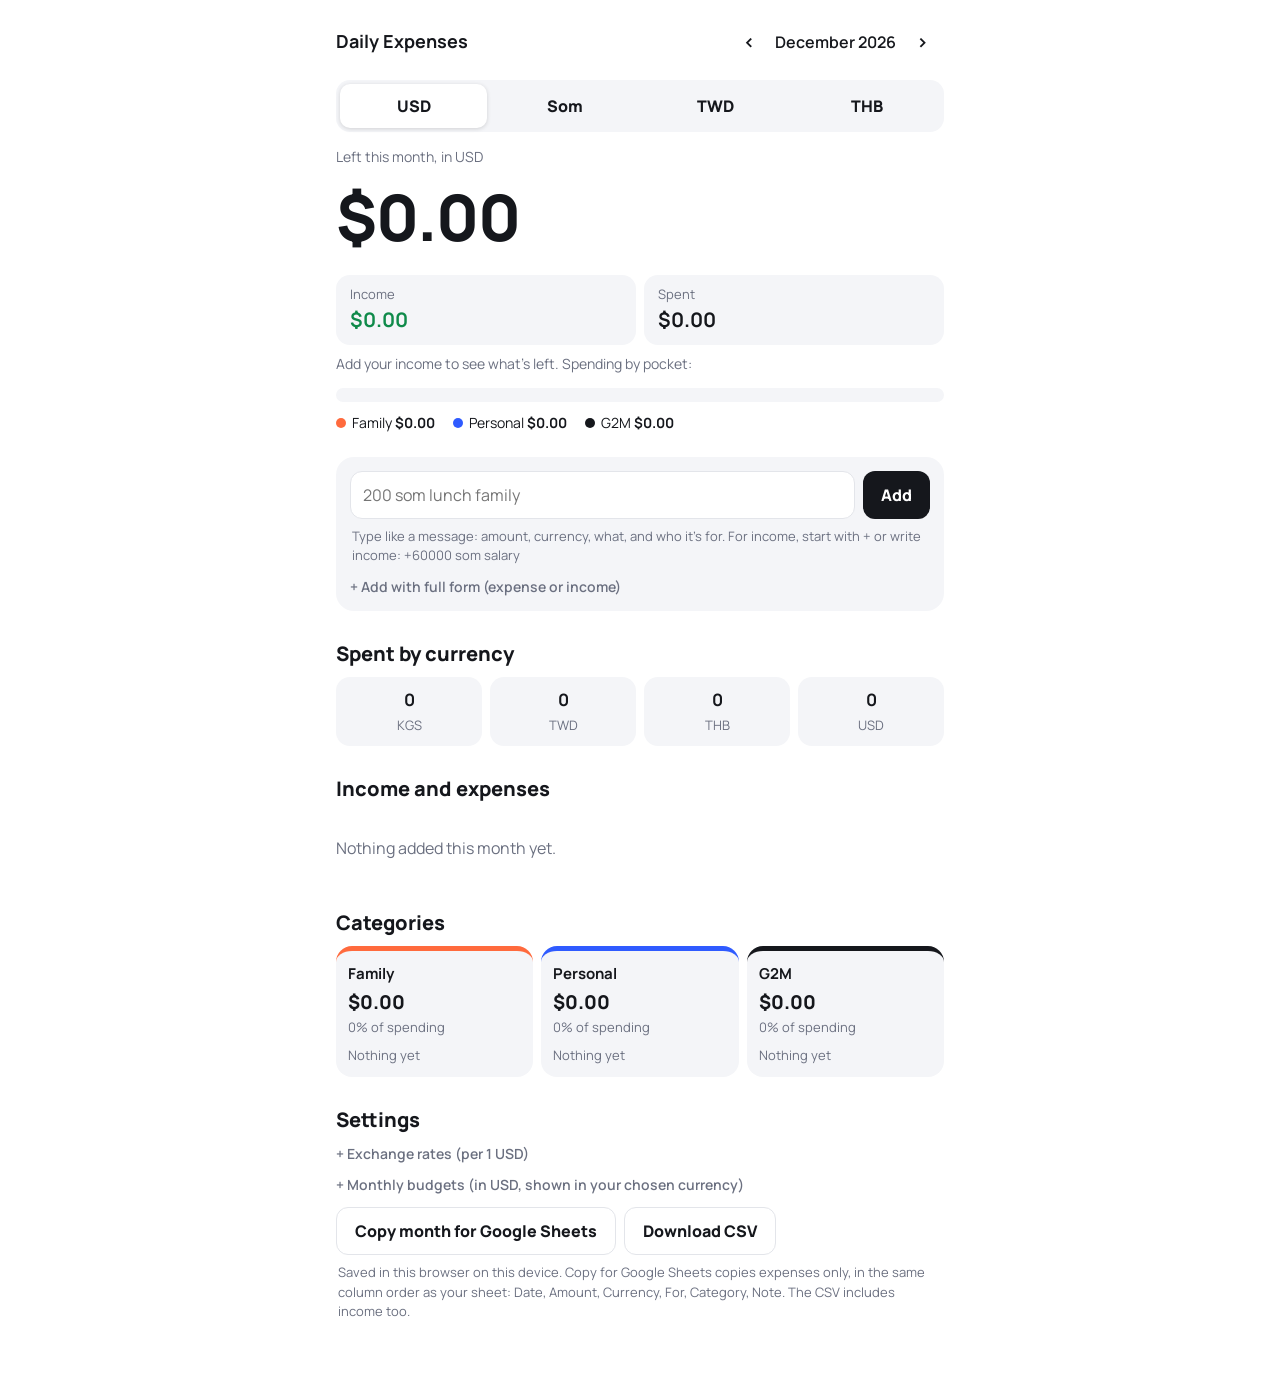
<file: daily-expenses.html>
<!DOCTYPE html>
<html lang="en">
<head>
<meta charset="utf-8">
<meta name="viewport" content="width=device-width, initial-scale=1">
<title>Daily Expenses</title>
<link rel="preconnect" href="https://fonts.googleapis.com">
<link href="https://fonts.googleapis.com/css2?family=Manrope:wght@400;600;800&display=swap" rel="stylesheet">
<style>
/* VOICE: calm, quick, personal money notebook
   IDEA: a travel wallet with three pockets: Family, Personal, G2M
   PICTURE: big monthly total with a three-colour pocket bar under it
   COLOUR and TYPE: white ground, ink, blue #2f5bff personal, coral #ff6a3d family, ink company; Manrope
   LAYOUT: one column, max 640px: total, quick add, list, categories, settings */
:root{color-scheme:light dark;
--bg:light-dark(#ffffff,#111317);--card:light-dark(#f4f5f8,#1b1e24);--ink:light-dark(#15171c,#f2f3f6);
--mute:light-dark(#6b7080,#9aa0ad);--line:light-dark(#e3e5ea,#2a2e36);
--p:#2f5bff;--f:#ff6a3d;--c:light-dark(#15171c,#e8eaf0);--warn:#e0262f}
:root[data-theme=light]{color-scheme:light}:root[data-theme=dark]{color-scheme:dark}
*{box-sizing:border-box;min-width:0}
body{margin:0;background:var(--bg);color:var(--ink);font:16px/1.5 Manrope,system-ui,sans-serif;overflow-x:clip}
main{max-width:640px;margin:0 auto;padding:20px 16px 60px}
h1,h2{margin:0;line-height:1.1}
h2{font-size:20px;font-weight:800;margin:32px 0 12px}
.top{display:flex;align-items:center;justify-content:space-between;gap:8px}
.mon{display:flex;align-items:center;gap:4px;font-weight:600}
.ib{all:unset;cursor:pointer;width:44px;height:44px;display:grid;place-items:center;border-radius:12px;font-size:20px}
.ib:hover{background:var(--card)}
button:focus-visible,input:focus-visible,select:focus-visible{outline:3px solid var(--p);outline-offset:2px}
.total{margin:18px 0 6px;font-size:clamp(44px,12vw,64px);font-weight:800;letter-spacing:-.02em}
.sub{color:var(--mute);font-size:14px}
.seg{display:flex;background:var(--card);border-radius:14px;padding:4px;margin-top:16px;gap:4px}
.seg button{all:unset;cursor:pointer;flex:1;text-align:center;padding:10px 4px;border-radius:10px;font-weight:800;min-height:22px}
.seg button[aria-pressed=true]{background:var(--bg);box-shadow:0 1px 4px rgba(0,0,0,.15)}
.seg button:focus-visible{outline:3px solid var(--p)}
.sums{display:grid;grid-template-columns:repeat(2,minmax(0,1fr));gap:8px;margin:10px 0 8px}
.sums div{background:var(--card);border-radius:14px;padding:10px 14px}.sums span{display:block;font-size:13px;color:var(--mute)}.sums b{font-size:20px;white-space:nowrap}
.inc{color:light-dark(#0f8a4a,#3ddc84)}.neg{color:var(--warn)}
.pill[data-v=Expense][aria-pressed=true]{background:var(--ink);color:var(--bg)}
.pill[data-v=Income][aria-pressed=true]{background:#0f8a4a}
.bar{display:flex;height:14px;border-radius:9px;overflow:hidden;background:var(--card);margin:14px 0 10px}
.bar i{display:block;height:100%}
.legend{display:flex;flex-wrap:wrap;gap:6px 18px;font-size:14px}
.dot{display:inline-block;width:10px;height:10px;border-radius:50%;margin-right:6px}
.add{background:var(--card);border-radius:18px;padding:14px;margin-top:24px}
.qrow{display:flex;gap:8px}
input,select{font:inherit;font-size:16px;color:var(--ink);background:var(--bg);border:1.5px solid var(--line);border-radius:12px;padding:11px 12px;width:100%;min-height:46px}
.btn{all:unset;cursor:pointer;background:var(--ink);color:var(--bg);font-weight:800;border-radius:12px;padding:0 18px;min-height:46px;display:inline-flex;align-items:center;justify-content:center;white-space:nowrap}
.btn.soft{background:var(--bg);color:var(--ink);border:1.5px solid var(--line)}
.hint{font-size:13px;color:var(--mute);margin:8px 2px 0}
.grid{display:grid;grid-template-columns:repeat(2,minmax(0,1fr));gap:8px;margin-top:10px}
.grid .full{grid-column:1/-1}
details>summary{cursor:pointer;font-weight:600;font-size:14px;margin-top:10px;color:var(--mute);list-style:none}
details>summary::before{content:"+ "}details[open]>summary::before{content:"− "}
.pills{display:flex;gap:6px}
.pill{all:unset;cursor:pointer;flex:1;text-align:center;padding:10px 4px;border-radius:12px;border:1.5px solid var(--line);font-weight:600;font-size:14px;min-height:22px}
.pill[aria-pressed=true]{color:#fff;border-color:transparent}
.pill[data-v=Personal][aria-pressed=true]{background:var(--p)}
.pill[data-v=Family][aria-pressed=true]{background:var(--f)}
.pill[data-v=G2M][aria-pressed=true]{background:var(--c);color:var(--bg)}
.day{font-size:13px;font-weight:600;color:var(--mute);margin:16px 0 4px}
.it{display:flex;align-items:center;gap:12px;padding:10px 0;border-bottom:1px solid var(--line)}
.it .tx{flex:1}.it .tx b{display:block;font-weight:600}.it .tx span{font-size:13px;color:var(--mute)}
.amt{text-align:right;white-space:nowrap;font-weight:800}.amt small{display:block;font-weight:400;color:var(--mute);font-size:13px}
.del{all:unset;cursor:pointer;color:var(--mute);width:32px;height:32px;display:grid;place-items:center;border-radius:8px}
.del:hover{color:var(--warn);background:var(--card)}
.empty{color:var(--mute);padding:20px 0}
.cat{padding:10px 0;border-bottom:1px solid var(--line)}
.cat .r{display:flex;justify-content:space-between;gap:10px;font-size:15px}
.cat .r span:last-child{white-space:nowrap;font-weight:600}
.cbar{height:8px;background:var(--card);border-radius:6px;margin-top:6px;overflow:hidden;display:flex}
.cbar i{display:block;height:100%}
.over{color:var(--warn)}
.groups{display:grid;grid-template-columns:repeat(3,minmax(0,1fr));gap:8px;margin-bottom:8px}
.g{background:var(--card);border-radius:16px;padding:12px;border-top:5px solid}
.g b{display:block;font-size:15px}.g .v{font-size:19px;font-weight:800;white-space:nowrap;overflow:hidden;text-overflow:ellipsis;margin:2px 0}
.g .sub{font-size:13px}.g ul{list-style:none;padding:0;margin:8px 0 0;font-size:13px}.g li{display:flex;justify-content:space-between;gap:6px;padding:2px 0}
.g li span:last-child{white-space:nowrap;font-weight:600}
@media(max-width:520px){.groups{grid-template-columns:minmax(0,1fr)}}
.cur{display:grid;grid-template-columns:repeat(4,minmax(0,1fr));gap:8px}
.cur div{background:var(--card);border-radius:14px;padding:10px;text-align:center}
.cur b{display:block;font-size:17px;white-space:nowrap;overflow:hidden;text-overflow:ellipsis}.cur span{font-size:13px;color:var(--mute)}
table{width:100%;border-collapse:collapse;font-size:15px}td{padding:6px 0}td:last-child{width:46%}
.row{display:flex;flex-wrap:wrap;gap:8px;margin-top:12px}
.toast{position:fixed;left:50%;bottom:20px;transform:translateX(-50%);background:var(--ink);color:var(--bg);padding:10px 18px;border-radius:12px;font-weight:600;opacity:0;transition:opacity .2s;pointer-events:none}
.toast.on{opacity:1}
@media(prefers-reduced-motion:reduce){.toast{transition:none}}
@media(max-width:420px){.cur{grid-template-columns:repeat(2,minmax(0,1fr))}.grid{grid-template-columns:minmax(0,1fr)}}
</style>
</head>
<body>
<main>
 <div class="top">
  <h1 style="font-size:18px">Daily Expenses</h1>
  <div class="mon"><button class="ib" id="prev" aria-label="Previous month">‹</button><span id="mlabel"></span><button class="ib" id="next" aria-label="Next month">›</button></div>
 </div>
 <div class="seg" id="disp" role="group" aria-label="Show totals in"></div>
 <div class="sub" style="margin-top:14px" id="leftLbl">Left this month</div>
 <div class="total" id="total" style="margin-top:2px">$0</div>
 <div class="sums"><div><span>Income</span><b id="sIn" class="inc">$0</b></div><div><span>Spent</span><b id="sOut">$0</b></div></div>
 <div class="sub" id="tsub"></div>
 <div class="bar" id="bar"></div>
 <div class="legend" id="legend"></div>

 <section class="add">
  <form id="quick" class="qrow">
   <input id="q" placeholder="200 som lunch family" autocomplete="off" aria-label="Quick add">
   <button class="btn" type="submit">Add</button>
  </form>
  <p class="hint" id="preview">Type like a message: amount, currency, what, and who it's for. For income, start with + or write income: +60000 som salary</p>
  <details>
   <summary>Add with full form (expense or income)</summary>
   <form id="full" class="grid">
    <div class="pills full" id="fType"></div>
    <input type="date" id="fDate" aria-label="Date" required>
    <input type="number" id="fAmt" step="0.01" min="0" placeholder="Amount" aria-label="Amount" required>
    <select id="fCur" aria-label="Currency"></select>
    <select id="fCat" aria-label="Category"></select>
    <div class="pills full" id="fFor"></div>
    <input class="full" id="fNote" placeholder="Note (optional)" aria-label="Note">
    <button class="btn full" type="submit" id="fBtn">Add expense</button>
   </form>
  </details>
 </section>

 <h2>Spent by currency</h2>
 <div class="cur" id="cur"></div>

 <h2>Income and expenses</h2>
 <div id="list"></div>

 <h2>Categories</h2>
 <div class="groups" id="groups"></div>
 <div id="cats"></div>

 <h2>Settings</h2>
 <details>
  <summary>Exchange rates (per 1 USD)</summary>
  <p class="hint" id="rateInfo"></p>
  <table id="rates"></table>
 </details>
 <details>
  <summary>Monthly budgets (in USD, shown in your chosen currency)</summary>
  <table id="budgets"></table>
 </details>
 <div class="row">
  <button class="btn soft" id="copy">Copy month for Google Sheets</button>
  <button class="btn soft" id="csv">Download CSV</button>
 </div>
 <p class="hint">Saved in this browser on this device. Copy for Google Sheets copies expenses only, in the same column order as your sheet: Date, Amount, Currency, For, Category, Note. The CSV includes income too.</p>
</main>
<div class="toast" id="toast" role="status"></div>

<script>
{
const CATS=["Food & cafes","Groceries","Transport","Fuel","Car","Housing & rent","Utilities & phone","Health","Kids","Shopping","Entertainment","Travel","Gifts","Subscriptions","Tour costs","Equipment","Marketing","Guides & staff","Taxes & fees","Other"];
const INKEY=["income","salary","received","payment","paid-in","зарплата","доход","收入","薪水"];
const FORS=["Family","Personal","G2M"],FC={Personal:"var(--p)",Family:"var(--f)",G2M:"var(--c)"};
const CURS=["KGS","TWD","THB","USD"],SYM={KGS:"som",TWD:"NT$",THB:"฿",USD:"$"};
const KEY={
 cur:{KGS:["som","сом","kgs","c"],TWD:["nt","ntd","twd","nt$","元","台幣","台币"],THB:["baht","thb","฿","бат"],USD:["usd","$","dollar","dollars","доллар"]},
 for:{Personal:["personal","me","my","я"],Family:["family","fam","kids","wife","семья"],G2M:["g2m","gotomountains","company","work","tour","biz","office","guest","guests","компания"]},
 cat:{"Food & cafes":["food","lunch","dinner","breakfast","cafe","coffee","restaurant","eat","еда","обед"],"Groceries":["grocery","groceries","market","supermarket","продукты"],
 "Transport":["taxi","bus","grab","metro","mrt","train","flight","yandex"],"Fuel":["fuel","gas","petrol","benzin","бензин"],"Car":["car","repair","parking","wash","tyre","tire"],
 "Housing & rent":["rent","hotel","apartment","house"],"Utilities & phone":["phone","internet","electricity","water","sim"],"Health":["doctor","medicine","pharmacy","hospital","аптека"],
 "Kids":["school","toys","toy","diapers"],"Shopping":["clothes","shopping","shoes"],"Entertainment":["movie","cinema","game","fun"],"Travel":["ticket","tickets","visa","trip"],
 "Gifts":["gift","present"],"Subscriptions":["subscription","claude","artlist","netflix","domain"],"Tour costs":["guesthouse","yurt","permit","horse","horses","entrance"],
 "Equipment":["camera","drone","lens","gear","tent","sd"],"Marketing":["ads","marketing","boost","promo"],"Guides & staff":["guide","driver","salary","staff","cook"],"Taxes & fees":["tax","fee","fees","bank"]}};

const ls={get(k,d){try{const v=localStorage.getItem(k);return v?JSON.parse(v):d}catch(e){return d}},set(k,v){try{localStorage.setItem(k,JSON.stringify(v))}catch(e){}}};
let items=ls.get("de-items",[]).map(e=>e.for==="Company"?{...e,for:"G2M"}:e),rates=ls.get("de-rates",{KGS:87.45,TWD:32.97,THB:33.93,USD:1}),budgets=ls.get("de-budgets",{});
let disp=ls.get("de-disp","USD"),rateDate=ls.get("de-ratedate","");
let lastCur=ls.get("de-lastcur","KGS"),fFor="Personal",fType="Expense";
const now=new Date();let ym=[now.getFullYear(),now.getMonth()];
const $=id=>document.getElementById(id);
const esc=s=>String(s).replace(/[&<>"]/g,c=>({"&":"&amp;","<":"&lt;",">":"&gt;",'"':"&quot;"}[c]));
const iso=d=>`${d.getFullYear()}-${String(d.getMonth()+1).padStart(2,"0")}-${String(d.getDate()).padStart(2,"0")}`;
const usd=e=>e.amount/(rates[e.cur]||1);
const fmt=(n,c="USD")=>c==="USD"?"$"+n.toLocaleString("en-US",{minimumFractionDigits:2,maximumFractionDigits:2}):n.toLocaleString("en-US",{maximumFractionDigits:2})+" "+SYM[c];
const DISP=[["USD","USD"],["KGS","Som"],["TWD","TWD"],["THB","THB"]];
const M=v=>{const n=v*(rates[disp]||1),a=Math.abs(n),neg=n<0?"−":"";
 if(disp==="USD")return neg+"$"+a.toLocaleString("en-US",{minimumFractionDigits:2,maximumFractionDigits:2});
 if(disp==="TWD")return neg+"NT$"+a.toLocaleString("en-US",{maximumFractionDigits:0});
 if(disp==="THB")return neg+"฿"+a.toLocaleString("en-US",{maximumFractionDigits:0});
 return neg+a.toLocaleString("en-US",{maximumFractionDigits:0})+" som"};
const save=()=>{ls.set("de-disp",disp);ls.set("de-ratedate",rateDate);ls.set("de-items",items);ls.set("de-rates",rates);ls.set("de-budgets",budgets);ls.set("de-lastcur",lastCur)};
const toast=m=>{const t=$("toast");t.textContent=m;t.classList.add("on");clearTimeout(t._h);t._h=setTimeout(()=>t.classList.remove("on"),1600)};
const inMonth=e=>{const[y,m]=e.date.split("-").map(Number);return y===ym[0]&&m-1===ym[1]};

function parse(text){
 const out={type:"out",amount:null,cur:lastCur,for:"Personal",cat:"Other",note:[]};
 let tx=text.trim();if(tx.startsWith("+")){out.type="in";tx=tx.slice(1)}
 const toks=tx.split(/\s+/).filter(Boolean);
 for(let t of toks){
  const low=t.toLowerCase();
  const m=low.match(/^([$฿]?)(\d+(?:[.,]\d+)?)([a-zа-я$฿元]*)$/i);
  if(m&&out.amount===null){out.amount=parseFloat(m[2].replace(",","."));const u=(m[1]||m[3]);if(u){for(const c of CURS)if(KEY.cur[c].includes(u))out.cur=c}continue}
  let hit=false;
  for(const c of CURS)if(KEY.cur[c].includes(low)){out.cur=c;hit=true}
  for(const f of FORS)if(KEY.for[f].includes(low)){out.for=f;hit=true}
  if(INKEY.includes(low)){out.type="in";if(low==="income"||low==="доход"||low==="收入")continue}
  if(hit)continue;
  for(const c in KEY.cat)if(KEY.cat[c].includes(low)&&out.cat==="Other")out.cat=c;
  out.note.push(t);
 }
 out.note=out.note.join(" ");if(out.type==="in")out.cat="Income";return out;
}

function add(e){items.push({id:Date.now()+Math.random(),...e});lastCur=e.cur;save();render();toast((e.type==="in"?"Income added ":"Added ")+fmt(e.amount,e.cur))}

function render(){
 const d=new Date(ym[0],ym[1],1);
 $("mlabel").textContent=d.toLocaleDateString("en-US",{month:"long",year:"numeric"});
 const all=items.filter(inMonth).sort((a,b)=>b.date.localeCompare(a.date)||b.id-a.id);
 const mon=all.filter(e=>e.type!=="in"),inc=all.filter(e=>e.type==="in");
 const tot=mon.reduce((s,e)=>s+usd(e),0),tin=inc.reduce((s,e)=>s+usd(e),0),left=tin-tot;
 $("total").textContent=M(left);$("total").classList.toggle("neg",left<0);
 $("sIn").textContent=M(tin);$("sOut").textContent=M(tot);
 $("disp").innerHTML=DISP.map(([c,l])=>`<button data-c="${c}" aria-pressed="${c===disp}">${l}</button>`).join("");
 $("leftLbl").textContent="Left this month, in "+DISP.find(d=>d[0]===disp)[1];
 $("tsub").textContent=tin?`You spent ${Math.round(tot/tin*100)}% of your income. Spending by pocket:`:"Add your income to see what's left. Spending by pocket:";
 const byFor=FORS.map(f=>[f,mon.filter(e=>e.for===f).reduce((s,e)=>s+usd(e),0)]);
 $("bar").innerHTML=tot?byFor.map(([f,v])=>`<i style="width:${v/tot*100}%;background:${FC[f]}"></i>`).join(""):"";
 $("legend").innerHTML=byFor.map(([f,v])=>`<span><span class="dot" style="background:${FC[f]}"></span>${f} <b>${M(v)}</b></span>`).join("");
 $("cur").innerHTML=CURS.map(c=>{const v=mon.filter(e=>e.cur===c).reduce((s,e)=>s+e.amount,0);return `<div><b>${v.toLocaleString("en-US",{maximumFractionDigits:0})}</b><span>${c}</span></div>`}).join("");
 let h="",last="";
 for(const e of all){
  const isIn=e.type==="in";
  if(e.date!==last){last=e.date;h+=`<div class="day">${new Date(e.date+"T00:00").toLocaleDateString("en-US",{weekday:"short",day:"numeric",month:"short"})}</div>`}
  h+=`<div class="it"><span class="dot" style="background:${FC[e.for]}"></span><div class="tx"><b>${esc(e.note||e.cat)}</b><span>${esc(e.cat)} · ${e.for}</span></div>
  <div class="amt ${isIn?"inc":""}">${isIn?"+":""}${fmt(e.amount,e.cur)}<small>${e.cur===disp?"":"≈ "+M(usd(e))}</small></div><button class="del" data-id="${e.id}" aria-label="Delete">✕</button></div>`;
 }
 $("list").innerHTML=h||`<p class="empty">Nothing added this month yet.</p>`;
 $("groups").innerHTML=FORS.map(f=>{const es=mon.filter(e=>e.for===f),v=es.reduce((a,e)=>a+usd(e),0),gi=inc.filter(e=>e.for===f).reduce((a,e)=>a+usd(e),0);
  const top=CATS.map(c=>[c,es.filter(e=>e.cat===c).reduce((a,e)=>a+usd(e),0)]).filter(x=>x[1]).sort((a,b)=>b[1]-a[1]);
  return `<div class="g" style="border-top-color:${FC[f]}"><b>${f}</b><div class="v">${M(v)}</div><div class="sub">${tot?Math.round(v/tot*100):0}% of spending${gi?` · income ${M(gi)}`:""}</div>
  ${top.length?`<ul>${top.map(([c,x])=>`<li><span>${c}</span><span>${M(x)}</span></li>`).join("")}</ul>`:`<div class="sub" style="margin-top:8px">Nothing yet</div>`}</div>`}).join("");
 const cats=CATS.map(c=>{const es=mon.filter(e=>e.cat===c);return{c,v:es.reduce((s,e)=>s+usd(e),0),parts:FORS.map(f=>es.filter(e=>e.for===f).reduce((s,e)=>s+usd(e),0))}}).filter(x=>x.v||budgets[x.c]).sort((a,b)=>b.v-a.v);
 const max=Math.max(1,...cats.map(x=>Math.max(x.v,budgets[x.c]||0)));
 $("cats").innerHTML=cats.length?cats.map(x=>{const b=+budgets[x.c]||0,ov=b&&x.v>b,scale=b?Math.max(b,x.v):max;
  return `<div class="cat"><div class="r"><span>${x.c}</span><span class="${ov?"over":""}">${M(x.v)}${b?` / ${M(b)}`:""}</span></div>
  <div class="cbar">${x.parts.map((p,i)=>`<i style="width:${p/scale*100}%;background:${FC[FORS[i]]}"></i>`).join("")}</div>${b?`<div class="sub ${ov?"over":""}">${ov?"Over by "+M(x.v-b):M(b-x.v)+" left"}</div>`:""}</div>`}).join("")
  :"";
}

function rateUI(){for(const c of CURS){const i=$("r-"+c);if(i)i.value=rates[c]}
 $("rateInfo").textContent=rateDate?"Updated automatically "+rateDate+". You can also type your own.":"Using saved rates. They update automatically when you're online."}
async function updateRates(){
 try{const ctl=new AbortController();setTimeout(()=>ctl.abort(),8000);
  const res=await fetch("https://open.er-api.com/v6/latest/USD",{signal:ctl.signal});const j=await res.json();
  if(j&&j.result==="success"){let ok=false;for(const c of CURS){const v=j.rates&&j.rates[c];if(v>0){rates[c]=v;ok=true}}
   if(ok){rateDate=new Date().toLocaleDateString("en-US",{day:"numeric",month:"short",year:"numeric"});save();rateUI();render()}}}
 catch(e){}}
function setup(){
 $("fCur").innerHTML=CURS.map(c=>`<option>${c}</option>`).join("");$("fCur").value=lastCur;
 $("fCat").innerHTML=CATS.map(c=>`<option>${c}</option>`).join("");
 $("fType").innerHTML=["Expense","Income"].map(t=>`<button type="button" class="pill" data-v="${t}" aria-pressed="${t===fType}">${t}</button>`).join("");
 $("fFor").innerHTML=FORS.map(f=>`<button type="button" class="pill" data-v="${f}" aria-pressed="${f===fFor}">${f}</button>`).join("");
 $("fDate").value=iso(new Date());
 $("rates").innerHTML=CURS.filter(c=>c!=="USD").map(c=>`<tr><td><label for="r-${c}">${c}</label></td><td><input type="number" step="0.01" id="r-${c}" data-r="${c}" value="${rates[c]}"></td></tr>`).join("");
 $("budgets").innerHTML=CATS.map((c,i)=>`<tr><td><label for="b-${i}">${c}</label></td><td><input type="number" min="0" id="b-${i}" data-b="${c}" placeholder="No budget" value="${budgets[c]??""}"></td></tr>`).join("");
}

$("q").addEventListener("input",e=>{const p=parse(e.target.value);
 $("preview").textContent=e.target.value.trim()?(p.amount===null?"Add an amount, like 200":`${p.type==="in"?"Income +":""}${fmt(p.amount,p.cur)} · ${p.cat} · ${p.for}${p.note?" · "+p.note:""}`):"Type like a message: amount, currency, what, and who it's for. For income, start with + or write income: +60000 som salary"});
$("quick").addEventListener("submit",e=>{e.preventDefault();const p=parse($("q").value);if(p.amount===null){toast("Add an amount first");return}
 add({type:p.type,date:iso(new Date()),amount:p.amount,cur:p.cur,for:p.for,cat:p.cat,note:p.note});$("q").value="";$("q").dispatchEvent(new Event("input"))});
$("fType").addEventListener("click",e=>{const b=e.target.closest(".pill");if(!b)return;fType=b.dataset.v;for(const x of $("fType").children)x.setAttribute("aria-pressed",x.dataset.v===fType);$("fCat").disabled=fType==="Income";$("fBtn").textContent=fType==="Income"?"Add income":"Add expense"});
$("fFor").addEventListener("click",e=>{const b=e.target.closest(".pill");if(!b)return;fFor=b.dataset.v;for(const x of $("fFor").children)x.setAttribute("aria-pressed",x.dataset.v===fFor)});
$("full").addEventListener("submit",e=>{e.preventDefault();const a=parseFloat($("fAmt").value);if(!(a>0))return;
 add({type:fType==="Income"?"in":"out",date:$("fDate").value,amount:a,cur:$("fCur").value,for:fFor,cat:fType==="Income"?"Income":$("fCat").value,note:$("fNote").value.trim()});$("fAmt").value="";$("fNote").value=""});
$("list").addEventListener("click",e=>{const b=e.target.closest(".del");if(!b)return;const id=+b.dataset.id;const gone=items.find(x=>x.id===id);
 items=items.filter(x=>x.id!==id);save();render();toast("Deleted "+(gone?fmt(gone.amount,gone.cur):""))});
$("rates").addEventListener("input",e=>{const c=e.target.dataset.r,v=parseFloat(e.target.value);if(c&&v>0){rates[c]=v;rateDate="";save();$("rateInfo").textContent="Using your own rates until the next automatic update.";render()}});
$("budgets").addEventListener("input",e=>{const c=e.target.dataset.b;if(!c)return;const v=parseFloat(e.target.value);if(v>0)budgets[c]=v;else delete budgets[c];save();render()});
$("prev").addEventListener("click",()=>{ym=ym[1]?[ym[0],ym[1]-1]:[ym[0]-1,11];render()});
$("next").addEventListener("click",()=>{ym=ym[1]<11?[ym[0],ym[1]+1]:[ym[0]+1,0];render()});
const rows=(withType)=>items.filter(e=>inMonth(e)&&(withType||e.type!=="in")).sort((a,b)=>a.date.localeCompare(b.date)).map(e=>{const r=[e.date,e.amount,e.cur,e.for,e.cat,e.note||""];if(withType)r.push(e.type==="in"?"Income":"Expense");return r});
$("copy").addEventListener("click",async()=>{const t=rows(false).map(r=>r.join("\t")).join("\n");if(!t){toast("Nothing to copy");return}
 try{await navigator.clipboard.writeText(t);toast("Copied. Paste into the Expenses tab")}catch(e){toast("Copy was blocked by the browser")}});
$("csv").addEventListener("click",()=>{const q=v=>`"${String(v).replace(/"/g,'""')}"`;
 const t=[["Date","Amount","Currency","For","Category","Note","Type"],...rows(true)].map(r=>r.map(q).join(",")).join("\n");
 const a=document.createElement("a");a.href=URL.createObjectURL(new Blob([t],{type:"text/csv"}));a.download=`expenses-${ym[0]}-${String(ym[1]+1).padStart(2,"0")}.csv`;a.click()});

setup();rateUI();render();updateRates();
$("disp").addEventListener("click",e=>{const b=e.target.closest("[data-c]");if(!b)return;disp=b.dataset.c;save();render()});
}
</script>
</body>
</html>
</file>
